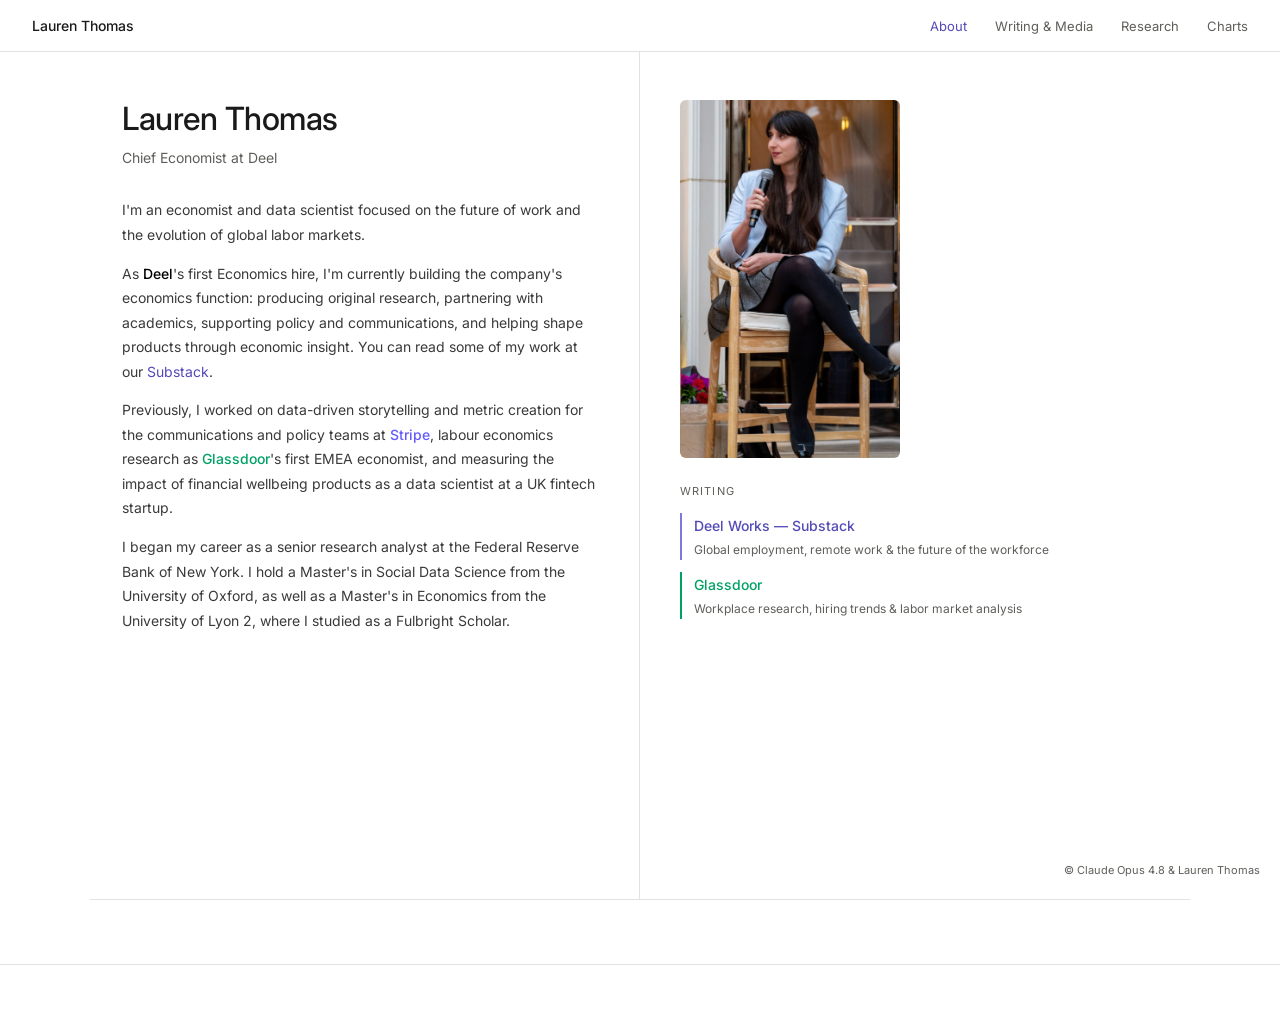
<file: index.html>
<!DOCTYPE html>
<html lang="en">
<head>
  <meta charset="UTF-8" />
  <meta name="viewport" content="width=device-width, initial-scale=1.0" />
  <title>Lauren Thomas</title>
  <link rel="preconnect" href="https://fonts.googleapis.com" />
  <link rel="preconnect" href="https://fonts.gstatic.com" crossorigin />
  <link href="https://fonts.googleapis.com/css2?family=Inter:wght@400;500&display=swap" rel="stylesheet" />
  <link rel="stylesheet" href="style.css" />
</head>
<body>

  <nav>
    <a class="nav-name" href="index.html">Lauren Thomas</a>
    <ul class="nav-links">
      <li><a href="index.html" class="active">About</a></li>
      <li><a href="writing.html">Writing &amp; Media</a></li>
      <li><a href="research.html">Research</a></li>
      <li><a href="charts.html">Charts</a></li>
    </ul>
  </nav>

  <main>
    <div class="hero">
      <div class="hero-left">
        <h1>Lauren Thomas</h1>
        <p class="tagline">Chief Economist at Deel</p>
        <div class="bio">
          <p>I'm an economist and data scientist focused on the future of work and the evolution of global labor markets.</p>
          <p>As <span class="wordmark-deel">Deel</span>'s first Economics hire, I'm currently building the company's economics function: producing original research, partnering with academics, supporting policy and communications, and helping shape products through economic insight.
          You can read some of my work at our <a href="https://deelworks.substack.com" target="_blank" rel="noopener">Substack</a>.</p>

          <p>Previously, I worked on data-driven storytelling and metric creation for the communications and policy teams at <span class="wordmark-stripe">Stripe</span>,
          labour economics research as <span class="wordmark-glassdoor">Glassdoor</span>'s first EMEA economist, and measuring the impact of financial wellbeing products as a data scientist at a UK fintech startup.</p>

          <p>I began my career as a senior research analyst at the Federal Reserve Bank of New York. I hold a Master's in Social Data Science from the University of Oxford, as well as a Master's in Economics from the University of Lyon 2,
          where I studied as a Fulbright Scholar.</p>
        </div>
      </div>
      <div class="hero-right">
        <img class="hero-photo" src="images/personal_pic.png" alt="Lauren Thomas" />
        <div>
          <p class="quick-links-label">Writing</p>
          <div class="quick-link-item">
            <a href="https://deelworks.substack.com" target="_blank" rel="noopener">Deel Works — Substack</a>
            <span class="ql-desc">Global employment, remote work &amp; the future of the workforce</span>
          </div>
          <div class="quick-link-item quick-link-glassdoor">
            <a href="https://www.glassdoor.com/blog/author/laurenthomas/" target="_blank" rel="noopener"><span class="wordmark-glassdoor">Glassdoor</span></a>
            <span class="ql-desc">Workplace research, hiring trends &amp; labor market analysis</span>
          </div>
        </div>
      </div>
    </div>
  </main>

  <footer>
    <!-- <a href="mailto:your@email.com">your@email.com</a> -->
  </footer>

  <div class="copyright">
    © Claude Opus 4.8 &amp; Lauren Thomas
  </div>

</body>
</html>
</file>
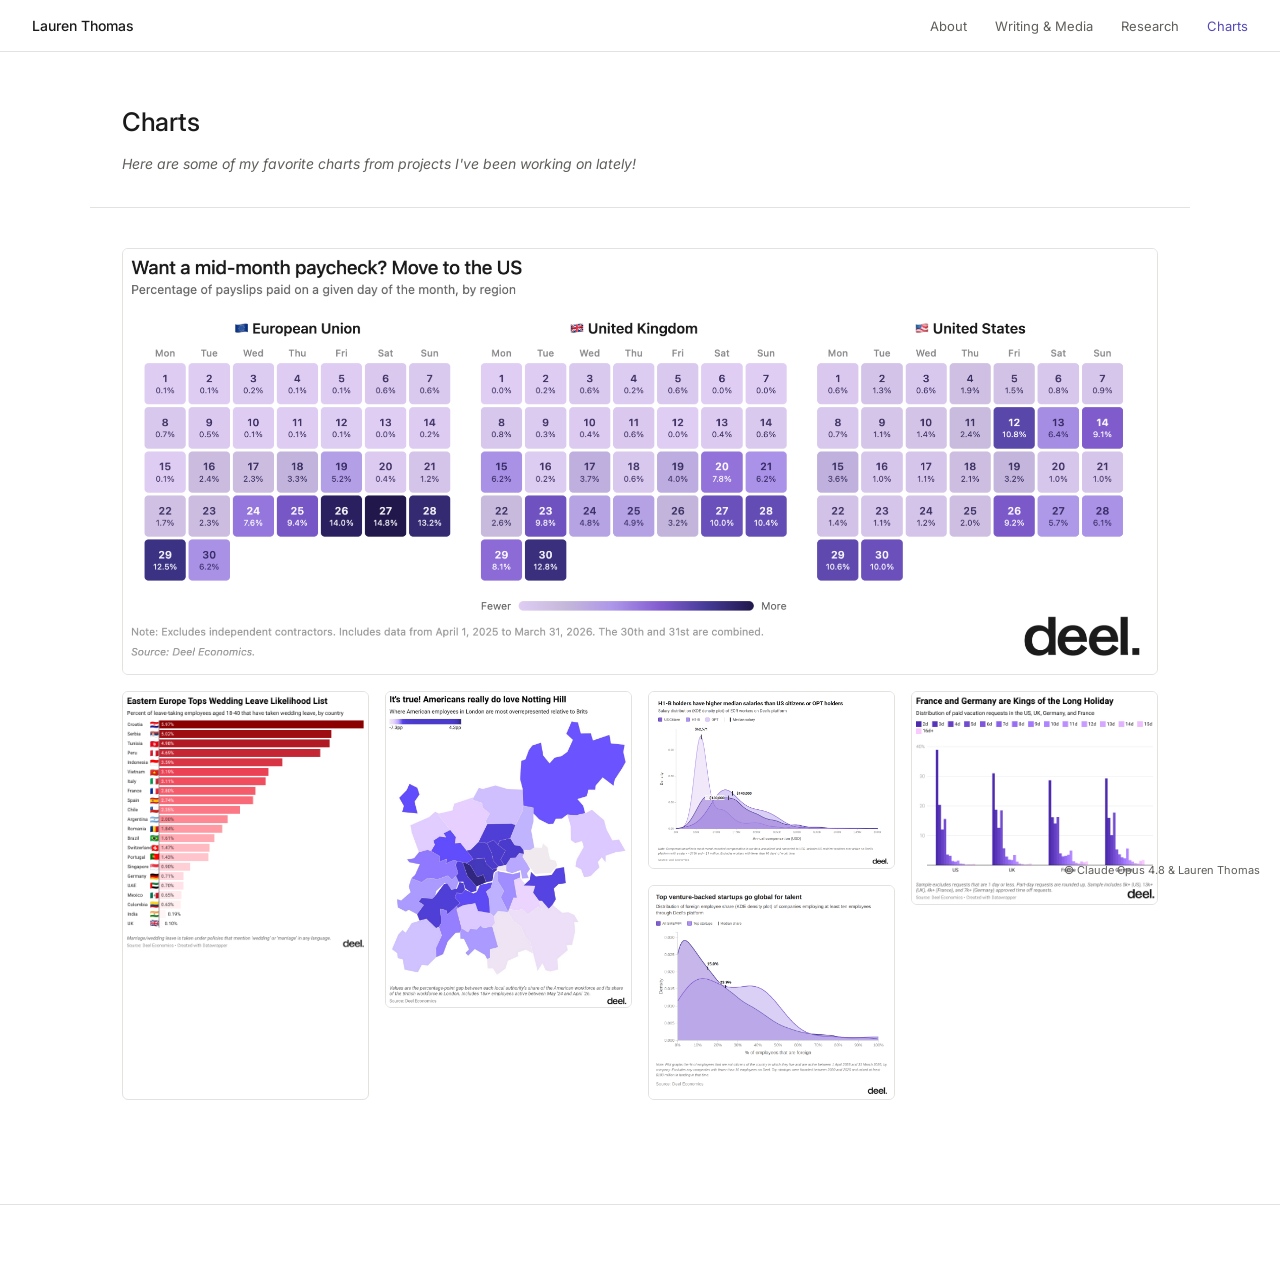
<file: charts.html>
<!DOCTYPE html>
<html lang="en">
<head>
  <meta charset="UTF-8" />
  <meta name="viewport" content="width=device-width, initial-scale=1.0" />
  <title>Charts — Lauren Thomas</title>
  <link rel="preconnect" href="https://fonts.googleapis.com" />
  <link rel="preconnect" href="https://fonts.gstatic.com" crossorigin />
  <link href="https://fonts.googleapis.com/css2?family=Inter:wght@400;500&display=swap" rel="stylesheet" />
  <link rel="stylesheet" href="style.css" />
</head>
<body>

  <nav>
    <a class="nav-name" href="index.html">Lauren Thomas</a>
    <ul class="nav-links">
      <li><a href="index.html">About</a></li>
      <li><a href="writing.html">Writing &amp; Media</a></li>
      <li><a href="research.html">Research</a></li>
      <li><a href="charts.html" class="active">Charts</a></li>
    </ul>
  </nav>

  <main>
    <div class="page-header">
      <h1>Charts</h1>
      <p class="page-subtitle">Here are some of my favorite charts from projects I've been working on lately!</p>
    </div>
    <div class="page-body">

      <!-- Wide chart: full width -->
      <div class="chart-card chart-full">
        <img src="images/chart-paycheck-calendar.jpg" alt="Want a mid-month paycheck? Move to the US — percentage of payslips paid on a given day of the month, by region" />
      </div>

      <!-- 2-column grid for the remaining four -->
      <div class="charts-grid" style="margin-top: 1rem;">

        <div class="chart-card">
          <img src="images/chart-wedding-leave.jpg" alt="Eastern Europe Tops Wedding Leave Likelihood List" />
        </div>

        <div class="chart-card" style="align-self: start;">
          <img src="images/chart-notting-hill.png" alt="It's true! Americans really do love Notting Hill" />
        </div>

        <div style="display: flex; flex-direction: column; gap: 1rem;">
          <div class="chart-card">
            <img src="images/chart-h1b-salary.jpg" alt="H1-B holders have higher median salaries than US citizens or OPT holders" style="object-fit: contain;" />
          </div>
          <div class="chart-card">
            <img src="images/chart-foreign-top-startups.jpg" alt="Foreign workers overrepresented at top startups" style="object-fit: contain;" />
          </div>
        </div>

        <div class="chart-card" style="align-self: start;">
          <img src="images/chart-long-holiday.jpg" alt="France and Germany are Kings of the Long Holiday" />
        </div>

      </div>
    </div>
  </main>

  <footer></footer>

  <div class="copyright">
    © Claude Opus 4.8 &amp; Lauren Thomas
  </div>

</body>
</html>
</file>
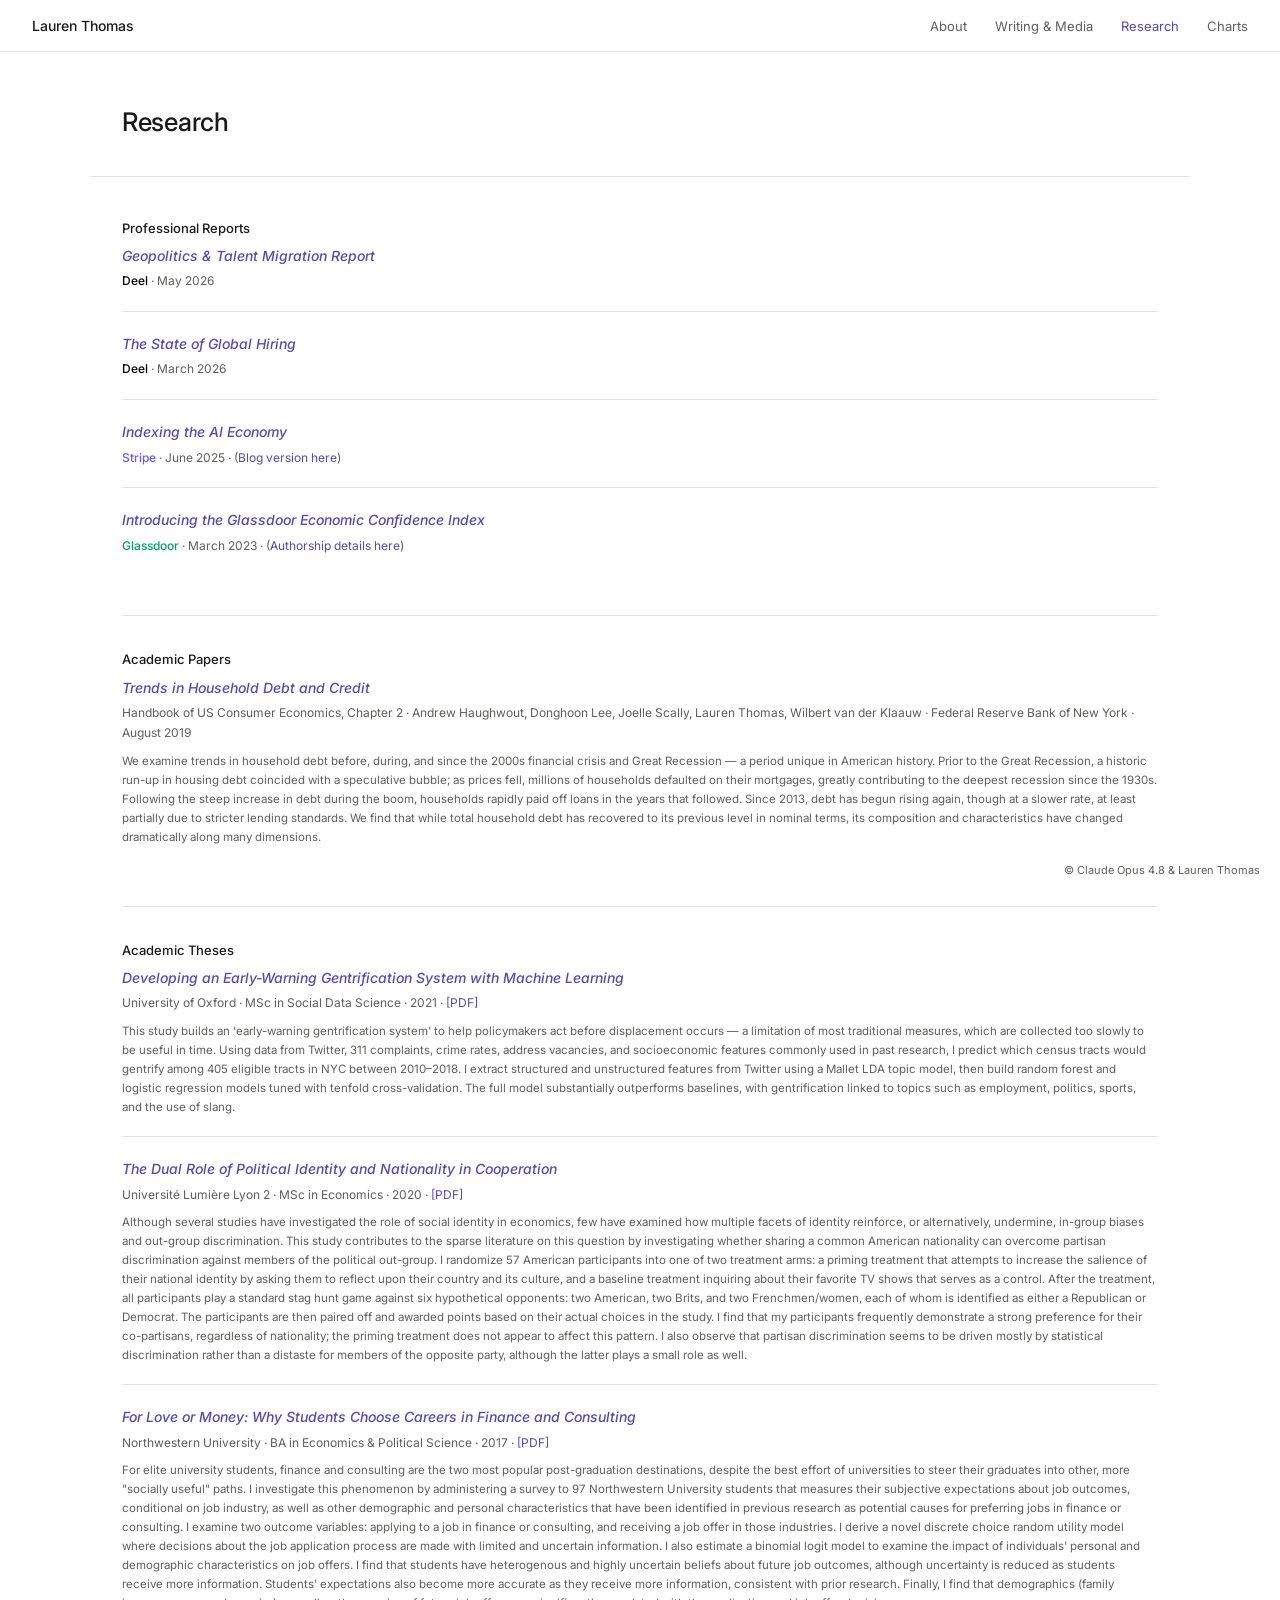
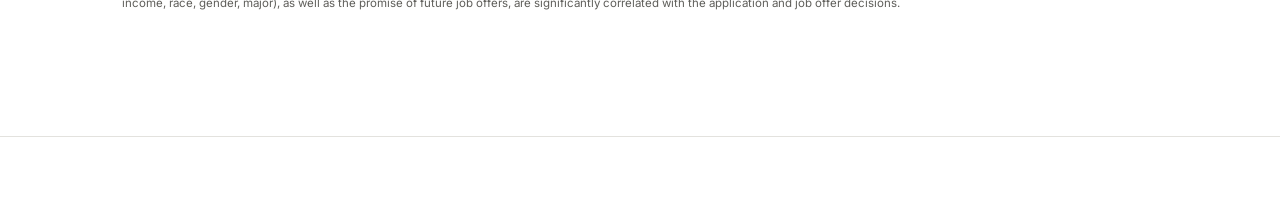
<file: research.html>
<!DOCTYPE html>
<html lang="en">
<head>
  <meta charset="UTF-8" />
  <meta name="viewport" content="width=device-width, initial-scale=1.0" />
  <title>Research — Lauren Thomas</title>
  <link rel="preconnect" href="https://fonts.googleapis.com" />
  <link rel="preconnect" href="https://fonts.gstatic.com" crossorigin />
  <link href="https://fonts.googleapis.com/css2?family=Inter:wght@400;500&display=swap" rel="stylesheet" />
  <link rel="stylesheet" href="style.css" />
</head>
<body>

  <nav>
    <a class="nav-name" href="index.html">Lauren Thomas</a>
    <ul class="nav-links">
      <li><a href="index.html">About</a></li>
      <li><a href="writing.html">Writing &amp; Media</a></li>
      <li><a href="research.html" class="active">Research</a></li>
      <li><a href="charts.html">Charts</a></li>
    </ul>
  </nav>

  <main>
    <div class="page-header">
      <h1>Research</h1>
    </div>
    <div class="page-body">

      <!-- Professional Reports -->
      <div class="subsection">
        <p class="subsection-title">Professional Reports</p>
        <ul class="paper-list">

          <li>
            <a class="paper-title" href="https://d2hrfn04.na1.hubspotlinks.com/Ctc/GF+113/d2hRFn04/[base64]" target="_blank" rel="noopener">Geopolitics &amp; Talent Migration Report</a>
            <span class="paper-meta"><span class="wordmark-deel">Deel</span> · May 2026</span>
          </li>

          <li>
            <a class="paper-title" href="https://d2hrfn04.na1.hubspotlinks.com/Ctc/GF+113/d2hRFn04/[base64]" target="_blank" rel="noopener">The State of Global Hiring</a>
            <span class="paper-meta"><span class="wordmark-deel">Deel</span> · March 2026</span>
          </li>

          <li>
            <a class="paper-title" href="https://assets.stripeassets.com/fzn2n1nzq965/1MsdRUHsQdAU6lT1b3zU0f/ae4800e3c9c8da779a52ee3955d80654/Indexing_the_AI_economy_EN-GB.pdf" target="_blank" rel="noopener">Indexing the AI Economy</a>
            <span class="paper-meta"><span class="wordmark-stripe">Stripe</span> · June 2025 · (<a href="https://stripe.com/blog/inside-the-growth-of-the-top-ai-companies-on-stripe" target="_blank" rel="noopener">Blog version here</a>)</span>
          </li>

          <li>
            <a class="paper-title" href="https://www.glassdoor.com/blog/glassdoor-employee-confidence-index-launch/" target="_blank" rel="noopener">Introducing the Glassdoor Economic Confidence Index</a>
            <span class="paper-meta"><span class="wordmark-glassdoor">Glassdoor</span> · March 2023 · (<a href="https://scholar.google.com/citations?user=0LpqJs0AAAAJ&hl=en" target="_blank" rel="noopener">Authorship details here</a>)</span>
          </li>

        </ul>
      </div>

      <hr class="subsection-divider" />

      <!-- Academic Papers -->
      <div class="subsection">
        <p class="subsection-title">Academic Papers</p>
        <ul class="paper-list">

          <li>
            <a class="paper-title" href="https://www.sciencedirect.com/science/chapter/edited-volume/abs/pii/B9780128135242000020" target="_blank" rel="noopener">Trends in Household Debt and Credit</a>
            <span class="paper-meta">Handbook of US Consumer Economics, Chapter 2 · Andrew Haughwout, Donghoon Lee, Joelle Scally, Lauren Thomas, Wilbert van der Klaauw · Federal Reserve Bank of New York · August 2019</span>
            <p class="abstract">We examine trends in household debt before, during, and since the 2000s financial crisis and Great Recession — a period unique in American history. Prior to the Great Recession, a historic run-up in housing debt coincided with a speculative bubble; as prices fell, millions of households defaulted on their mortgages, greatly contributing to the deepest recession since the 1930s. Following the steep increase in debt during the boom, households rapidly paid off loans in the years that followed. Since 2013, debt has begun rising again, though at a slower rate, at least partially due to stricter lending standards. We find that while total household debt has recovered to its previous level in nominal terms, its composition and characteristics have changed dramatically along many dimensions.</p>
          </li>

        </ul>
      </div>

      <hr class="subsection-divider" />

      <!-- Academic Theses -->
      <div class="subsection">
        <p class="subsection-title">Academic Theses</p>
        <ul class="paper-list">

          <li>
            <a class="paper-title" href="papers/oxford-thesis.pdf" target="_blank" rel="noopener">Developing an Early-Warning Gentrification System with Machine Learning</a>
            <span class="paper-meta">University of Oxford · MSc in Social Data Science · 2021 · <a href="papers/oxford-thesis.pdf" target="_blank" rel="noopener">[PDF]</a></span>
            <p class="abstract">This study builds an 'early-warning gentrification system' to help policymakers act before displacement occurs — a limitation of most traditional measures, which are collected too slowly to be useful in time. Using data from Twitter, 311 complaints, crime rates, address vacancies, and socioeconomic features commonly used in past research, I predict which census tracts would gentrify among 405 eligible tracts in NYC between 2010–2018. I extract structured and unstructured features from Twitter using a Mallet LDA topic model, then build random forest and logistic regression models tuned with tenfold cross-validation. The full model substantially outperforms baselines, with gentrification linked to topics such as employment, politics, sports, and the use of slang.</p>
          </li>

          <li>
            <a class="paper-title" href="papers/lyon-memoire.pdf" target="_blank" rel="noopener">The Dual Role of Political Identity and Nationality in Cooperation</a>
            <span class="paper-meta">Université Lumière Lyon 2 · MSc in Economics · 2020 · <a href="papers/lyon-memoire.pdf" target="_blank" rel="noopener">[PDF]</a></span>
            <p class="abstract">Although several studies have investigated the role of social identity in economics, few have examined how multiple facets of identity reinforce, or alternatively, undermine, in-group biases and out-group discrimination. This study contributes to the sparse literature on this question by investigating whether sharing a common American nationality can overcome partisan discrimination against members of the political out-group. I randomize 57 American participants into one of two treatment arms: a priming treatment that attempts to increase the salience of their national identity by asking them to reflect upon their country and its culture, and a baseline treatment inquiring about their favorite TV shows that serves as a control. After the treatment, all participants play a standard stag hunt game against six hypothetical opponents: two American, two Brits, and two Frenchmen/women, each of whom is identified as either a Republican or Democrat. The participants are then paired off and awarded points based on their actual choices in the study. I find that my participants frequently demonstrate a strong preference for their co-partisans, regardless of nationality; the priming treatment does not appear to affect this pattern. I also observe that partisan discrimination seems to be driven mostly by statistical discrimination rather than a distaste for members of the opposite party, although the latter plays a small role as well.</p>
          </li>

          <li>
            <a class="paper-title" href="papers/fed-writing-sample.pdf" target="_blank" rel="noopener">For Love or Money: Why Students Choose Careers in Finance and Consulting</a>
            <span class="paper-meta">Northwestern University · BA in Economics &amp; Political Science · 2017 · <a href="papers/fed-writing-sample.pdf" target="_blank" rel="noopener">[PDF]</a></span>
            <p class="abstract">For elite university students, finance and consulting are the two most popular post-graduation destinations, despite the best effort of universities to steer their graduates into other, more "socially useful" paths. I investigate this phenomenon by administering a survey to 97 Northwestern University students that measures their subjective expectations about job outcomes, conditional on job industry, as well as other demographic and personal characteristics that have been identified in previous research as potential causes for preferring jobs in finance or consulting. I examine two outcome variables: applying to a job in finance or consulting, and receiving a job offer in those industries. I derive a novel discrete choice random utility model where decisions about the job application process are made with limited and uncertain information. I also estimate a binomial logit model to examine the impact of individuals' personal and demographic characteristics on job offers. I find that students have heterogenous and highly uncertain beliefs about future job outcomes, although uncertainty is reduced as students receive more information. Students' expectations also become more accurate as they receive more information, consistent with prior research. Finally, I find that demographics (family income, race, gender, major), as well as the promise of future job offers, are significantly correlated with the application and job offer decisions.</p>
          </li>

        </ul>
      </div>

    </div>
  </main>

  <footer></footer>

  <div class="copyright">
    © Claude Opus 4.8 &amp; Lauren Thomas
  </div>

</body>
</html>
</file>
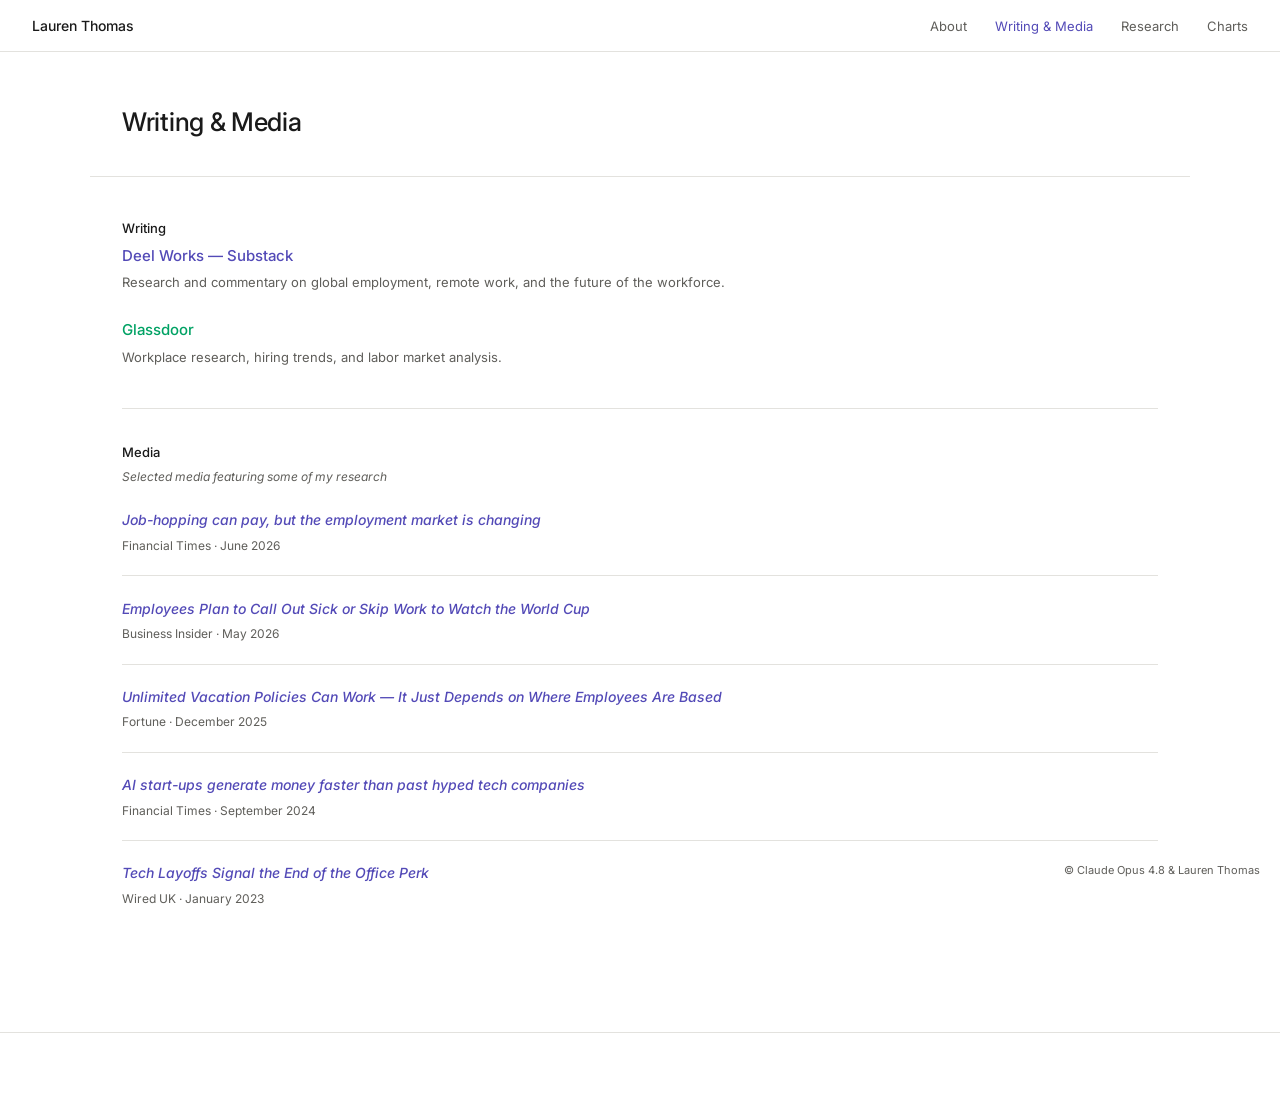
<file: writing.html>
<!DOCTYPE html>
<html lang="en">
<head>
  <meta charset="UTF-8" />
  <meta name="viewport" content="width=device-width, initial-scale=1.0" />
  <title>Writing &amp; Media — Lauren Thomas</title>
  <link rel="preconnect" href="https://fonts.googleapis.com" />
  <link rel="preconnect" href="https://fonts.gstatic.com" crossorigin />
  <link href="https://fonts.googleapis.com/css2?family=Inter:wght@400;500&display=swap" rel="stylesheet" />
  <link rel="stylesheet" href="style.css" />
</head>
<body>

  <nav>
    <a class="nav-name" href="index.html">Lauren Thomas</a>
    <ul class="nav-links">
      <li><a href="index.html">About</a></li>
      <li><a href="writing.html" class="active">Writing &amp; Media</a></li>
      <li><a href="research.html">Research</a></li>
      <li><a href="charts.html">Charts</a></li>
    </ul>
  </nav>

  <main>
    <div class="page-header">
      <h1>Writing &amp; Media</h1>
    </div>
    <div class="page-body">

      <div class="subsection">
        <p class="subsection-title">Writing</p>
        <ul class="link-list">
          <li>
            <a href="https://deelworks.substack.com" target="_blank" rel="noopener">Deel Works — Substack</a>
            <span class="link-desc">Research and commentary on global employment, remote work, and the future of the workforce.</span>
          </li>
          <li>
            <a href="https://www.glassdoor.com/blog/author/laurenthomas/" target="_blank" rel="noopener"><span class="wordmark-glassdoor">Glassdoor</span></a>
            <span class="link-desc">Workplace research, hiring trends, and labor market analysis.</span>
          </li>
        </ul>
      </div>

      <hr class="subsection-divider" />

      <div class="subsection">
        <p class="subsection-title">Media</p>
        <p class="subsection-subtitle">Selected media featuring some of my research</p>
        <ul class="paper-list">

          <li>
            <a class="paper-title" href="https://www.ft.com/content/fd94f9cd-3791-4233-a071-72770012469d" target="_blank" rel="noopener">Job-hopping can pay, but the employment market is changing</a>
            <span class="paper-meta">Financial Times · June 2026</span>
          </li>

          <li>
            <a class="paper-title" href="https://www.businessinsider.com/employees-plan-call-out-sick-skip-work-watch-world-cup-2026-5" target="_blank" rel="noopener">Employees Plan to Call Out Sick or Skip Work to Watch the World Cup</a>
            <span class="paper-meta">Business Insider · May 2026</span>
          </li>

          <li>
            <a class="paper-title" href="https://fortune.com/2025/12/15/unlimited-vacation-policies-can-work-it-just-depends-on-where-employees-are-based/" target="_blank" rel="noopener">Unlimited Vacation Policies Can Work — It Just Depends on Where Employees Are Based</a>
            <span class="paper-meta">Fortune · December 2025</span>
          </li>

          <li>
            <a class="paper-title" href="https://www.ft.com/content/a9a192e3-bfbc-461e-a4f3-112e63d0bb33" target="_blank" rel="noopener">AI start-ups generate money faster than past hyped tech companies</a>
            <span class="paper-meta">Financial Times · September 2024</span>
          </li>

          <li>
            <a class="paper-title" href="https://www.wired.co.uk/article/tech-layoffs-signal-the-end-of-the-office-perk" target="_blank" rel="noopener">Tech Layoffs Signal the End of the Office Perk</a>
            <span class="paper-meta">Wired UK · January 2023</span>
          </li>

        </ul>
      </div>

    </div>
  </main>

  <footer></footer>

  <div class="copyright">
    © Claude Opus 4.8 &amp; Lauren Thomas
  </div>

</body>
</html>
</file>
<file: style.css>
:root {
  --purple-dark: #26215C;
  --purple-mid: #534AB7;
  --purple-light: #7F77DD;
  --purple-pale: #EEEDFE;
  --text: #1a1a1a;
  --muted: #5f5e5a;
  --border: #e3e2de;
  --bg: #ffffff;
  --bg-secondary: #f8f8f6;
}

* {
  margin: 0;
  padding: 0;
  box-sizing: border-box;
}

body {
  background: var(--bg);
  color: var(--text);
  font-family: 'Inter', -apple-system, BlinkMacSystemFont, sans-serif;
  font-size: 15px;
  line-height: 1.7;
}

a {
  color: var(--purple-mid);
  text-decoration: none;
}

a:hover {
  color: var(--purple-light);
}

/* Nav */
nav {
  position: sticky;
  top: 0;
  background: rgba(255,255,255,0.92);
  backdrop-filter: blur(8px);
  border-bottom: 1px solid var(--border);
  z-index: 100;
  padding: 0 2rem;
  display: flex;
  align-items: center;
  justify-content: space-between;
  height: 52px;
}

.nav-name {
  font-size: 14px;
  font-weight: 500;
  color: var(--text);
}

.nav-name:hover {
  color: var(--purple-mid);
}

.nav-links {
  display: flex;
  gap: 1.75rem;
  list-style: none;
}

.nav-links a {
  font-size: 13px;
  color: var(--muted);
  transition: color 0.15s;
}

.nav-links a:hover,
.nav-links a.active {
  color: var(--purple-mid);
}

/* Hero (about page) */
.hero {
  display: grid;
  grid-template-columns: 1fr 1fr;
  border-bottom: 1px solid var(--border);
  min-height: calc(100vh - 52px);
}

.hero-left {
  padding: 3rem 2.5rem 3rem 2rem;
  border-right: 1px solid var(--border);
}

.hero-left h1 {
  font-size: 2rem;
  font-weight: 500;
  letter-spacing: -0.5px;
  line-height: 1.2;
  margin-bottom: 0.5rem;
  color: var(--text);
}

.hero-left .tagline {
  font-size: 14px;
  color: var(--muted);
  margin-bottom: 1.75rem;
}

.bio p {
  font-size: 14px;
  color: #3a3a3a;
  margin-bottom: 0.9rem;
  line-height: 1.75;
}

.bio p:last-child {
  margin-bottom: 0;
}

.hero-right {
  padding: 3rem 2rem 3rem 2.5rem;
  display: flex;
  flex-direction: column;
  gap: 1.5rem;
}

.hero-photo {
  width: 100%;
  max-width: 220px;
  border-radius: 6px;
  object-fit: cover;
}

.quick-links-label {
  font-size: 11px;
  letter-spacing: 0.1em;
  text-transform: uppercase;
  color: var(--muted);
  margin-bottom: 0.75rem;
}

.quick-link-item {
  border-left: 2px solid var(--purple-light);
  padding-left: 12px;
  margin-bottom: 12px;
}

.quick-link-item a {
  font-size: 14px;
  font-weight: 500;
  color: var(--purple-mid);
}

.ql-desc {
  font-size: 12px;
  color: var(--muted);
  margin-top: 1px;
  display: block;
}

/* Page layout (inner pages) */
main {
  max-width: 1100px;
  margin: 0 auto;
}

.page-header {
  padding: 3rem 2rem 2rem;
  border-bottom: 1px solid var(--border);
}

.page-header h1 {
  font-size: 1.6rem;
  font-weight: 500;
  letter-spacing: -0.3px;
  color: var(--text);
}

.page-body {
  padding: 2.5rem 2rem;
}

/* Writing links */
.link-list {
  list-style: none;
  display: flex;
  flex-direction: column;
  gap: 1.5rem;
}

.link-list a {
  font-size: 15px;
  font-weight: 500;
}

.link-desc {
  display: block;
  font-size: 13px;
  color: var(--muted);
  margin-top: 3px;
}

/* Papers */
.paper-list {
  list-style: none;
}

.paper-list li {
  padding: 1.2rem 0;
  border-bottom: 1px solid var(--border);
}

.paper-list li:first-child {
  padding-top: 0;
}

.paper-list li:last-child {
  border-bottom: none;
}

.paper-title {
  font-size: 14px;
  font-weight: 500;
  font-style: italic;
  color: var(--purple-mid);
}

.paper-title:hover {
  color: var(--purple-light);
}

.paper-meta {
  display: block;
  font-size: 12px;
  color: var(--muted);
  margin-top: 3px;
}

/* Subsections */
.subsection {
  margin-bottom: 2.5rem;
}

.subsection:last-child {
  margin-bottom: 0;
}

.subsection-title {
  font-size: 13px;
  font-weight: 500;
  color: var(--text);
  margin-bottom: 0.25rem;
  letter-spacing: 0;
  text-transform: none;
}

.subsection-subtitle {
  font-size: 12px;
  color: var(--muted);
  margin-bottom: 1.25rem;
  font-style: italic;
}

.abstract {
  font-size: 11.5px;
  color: var(--muted);
  line-height: 1.65;
  margin-top: 0.5rem;
}

.subsection-divider {
  border: none;
  border-top: 1px solid var(--border);
  margin: 2rem 0;
}

/* Charts */
.charts-grid {
  display: grid;
  grid-template-columns: repeat(auto-fill, minmax(240px, 1fr));
  gap: 1rem;
}

.chart-card {
  border: 1px solid var(--border);
  border-radius: 6px;
  overflow: hidden;
  transition: border-color 0.15s;
}

.chart-card:hover {
  border-color: var(--purple-light);
}

.chart-card img {
  width: 100%;
  display: block;
  object-fit: cover;
}

.chart-full {
  width: 100%;
  margin-bottom: 0;
}

.chart-full img {
  object-fit: contain;
}

.page-subtitle {
  font-size: 14px;
  color: var(--muted);
  margin-top: 0.5rem;
  font-style: italic;
}

.chart-card-caption {
  padding: 0.6rem 0.75rem;
  font-size: 12px;
  color: var(--muted);
}

.chart-placeholder {
  background: var(--bg-secondary);
  border: 1px dashed var(--border);
  border-radius: 6px;
  height: 180px;
  display: flex;
  flex-direction: column;
  align-items: center;
  justify-content: center;
  gap: 8px;
  color: var(--muted);
  font-size: 12px;
}

.chart-placeholder svg {
  opacity: 0.35;
}

/* Footer */
footer {
  padding: 2rem;
  font-size: 12px;
  color: var(--muted);
  border-top: 1px solid var(--border);
  text-align: center;
  margin-top: 4rem;
}

/* Brand wordmarks */
.wordmark-stripe {
  color: #635BFF;
  font-weight: 500;
}

.wordmark-glassdoor {
  color: #00A264;
  font-weight: 500;
}

.wordmark-deel {
  color: #000000;
  font-weight: 500;
}

.quick-link-glassdoor {
  border-left-color: #00A264;
}

/* Copyright */
.copyright {
  position: fixed;
  bottom: 1.25rem;
  right: 1.25rem;
  font-size: 11px;
  color: var(--muted);
  z-index: 200;
}

/* Responsive */
@media (max-width: 700px) {
  .hero { grid-template-columns: 1fr; min-height: auto; }
  .hero-left { border-right: none; border-bottom: 1px solid var(--border); padding: 2rem 1.5rem; }
  .hero-right { padding: 1.5rem; }
  nav { padding: 0 1rem; }
  .nav-links { gap: 1rem; }
  .page-header, .page-body { padding-left: 1.5rem; padding-right: 1.5rem; }
}
</file>
